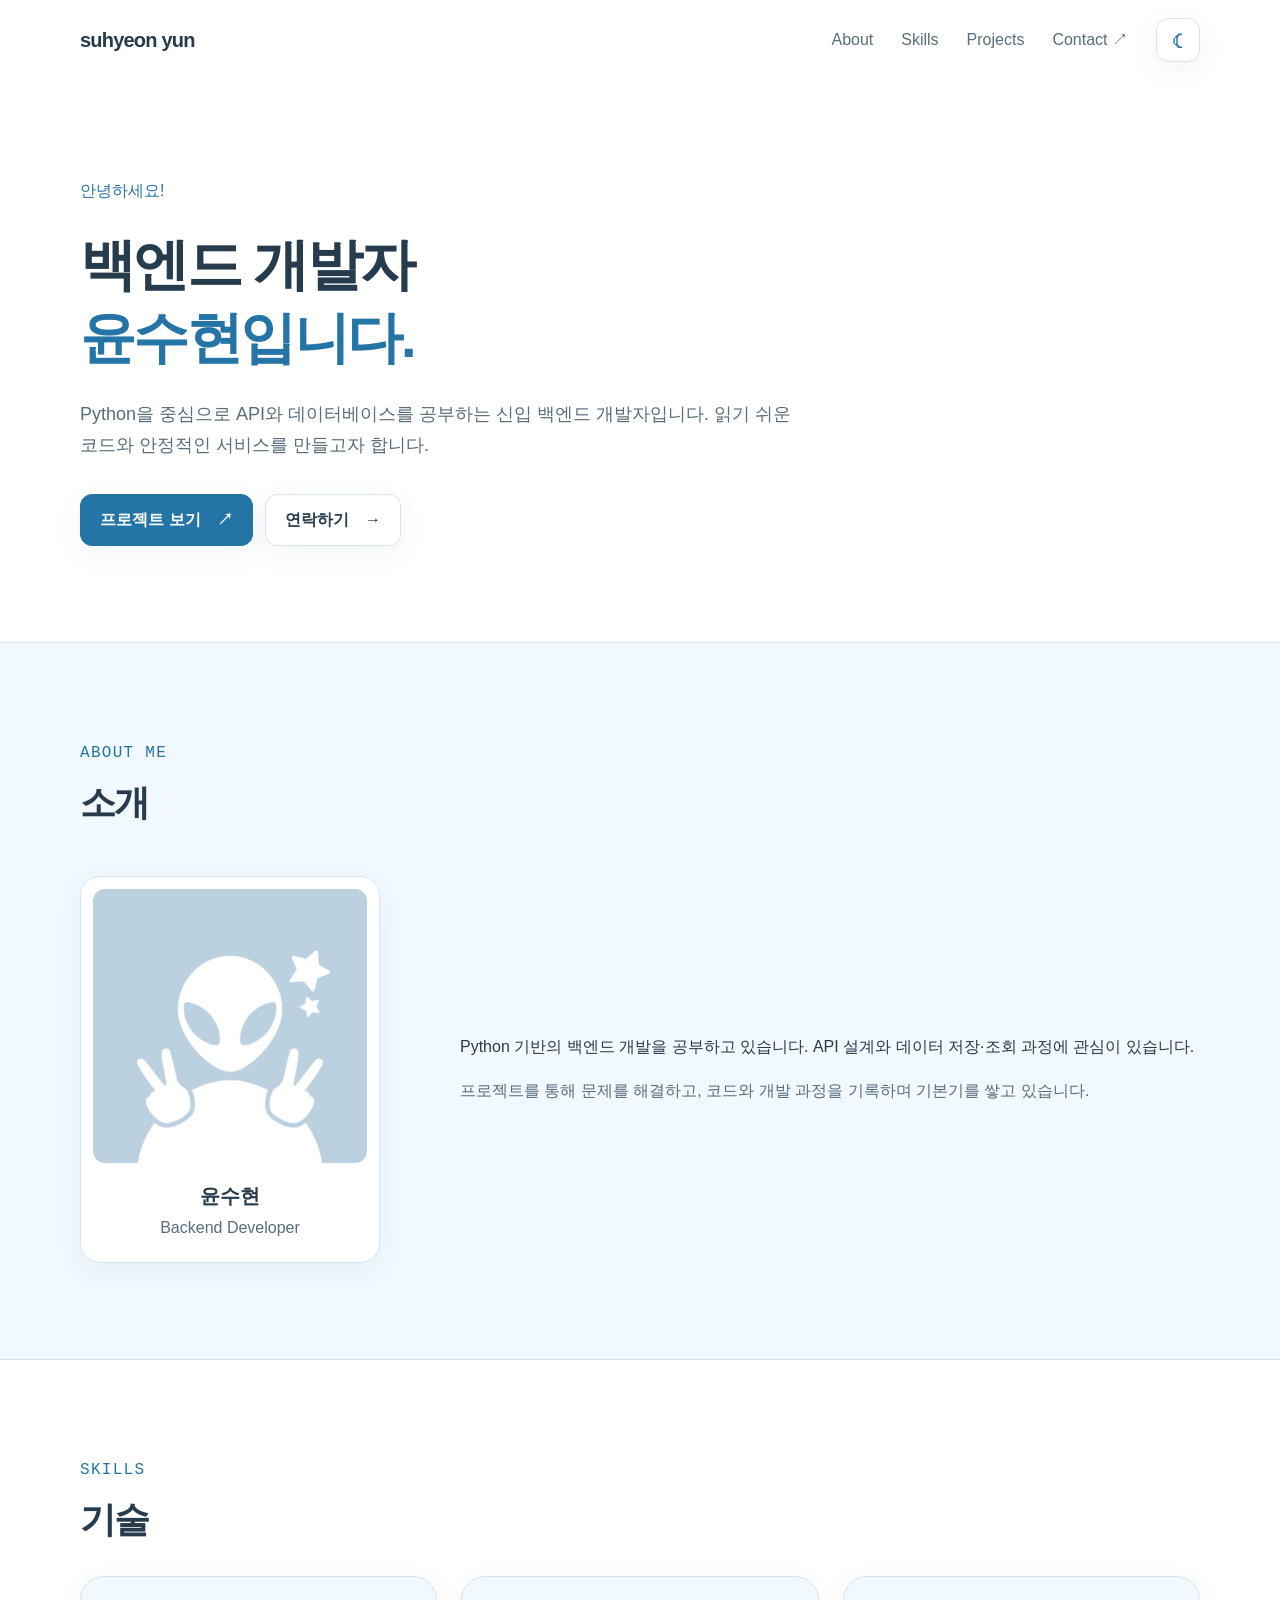
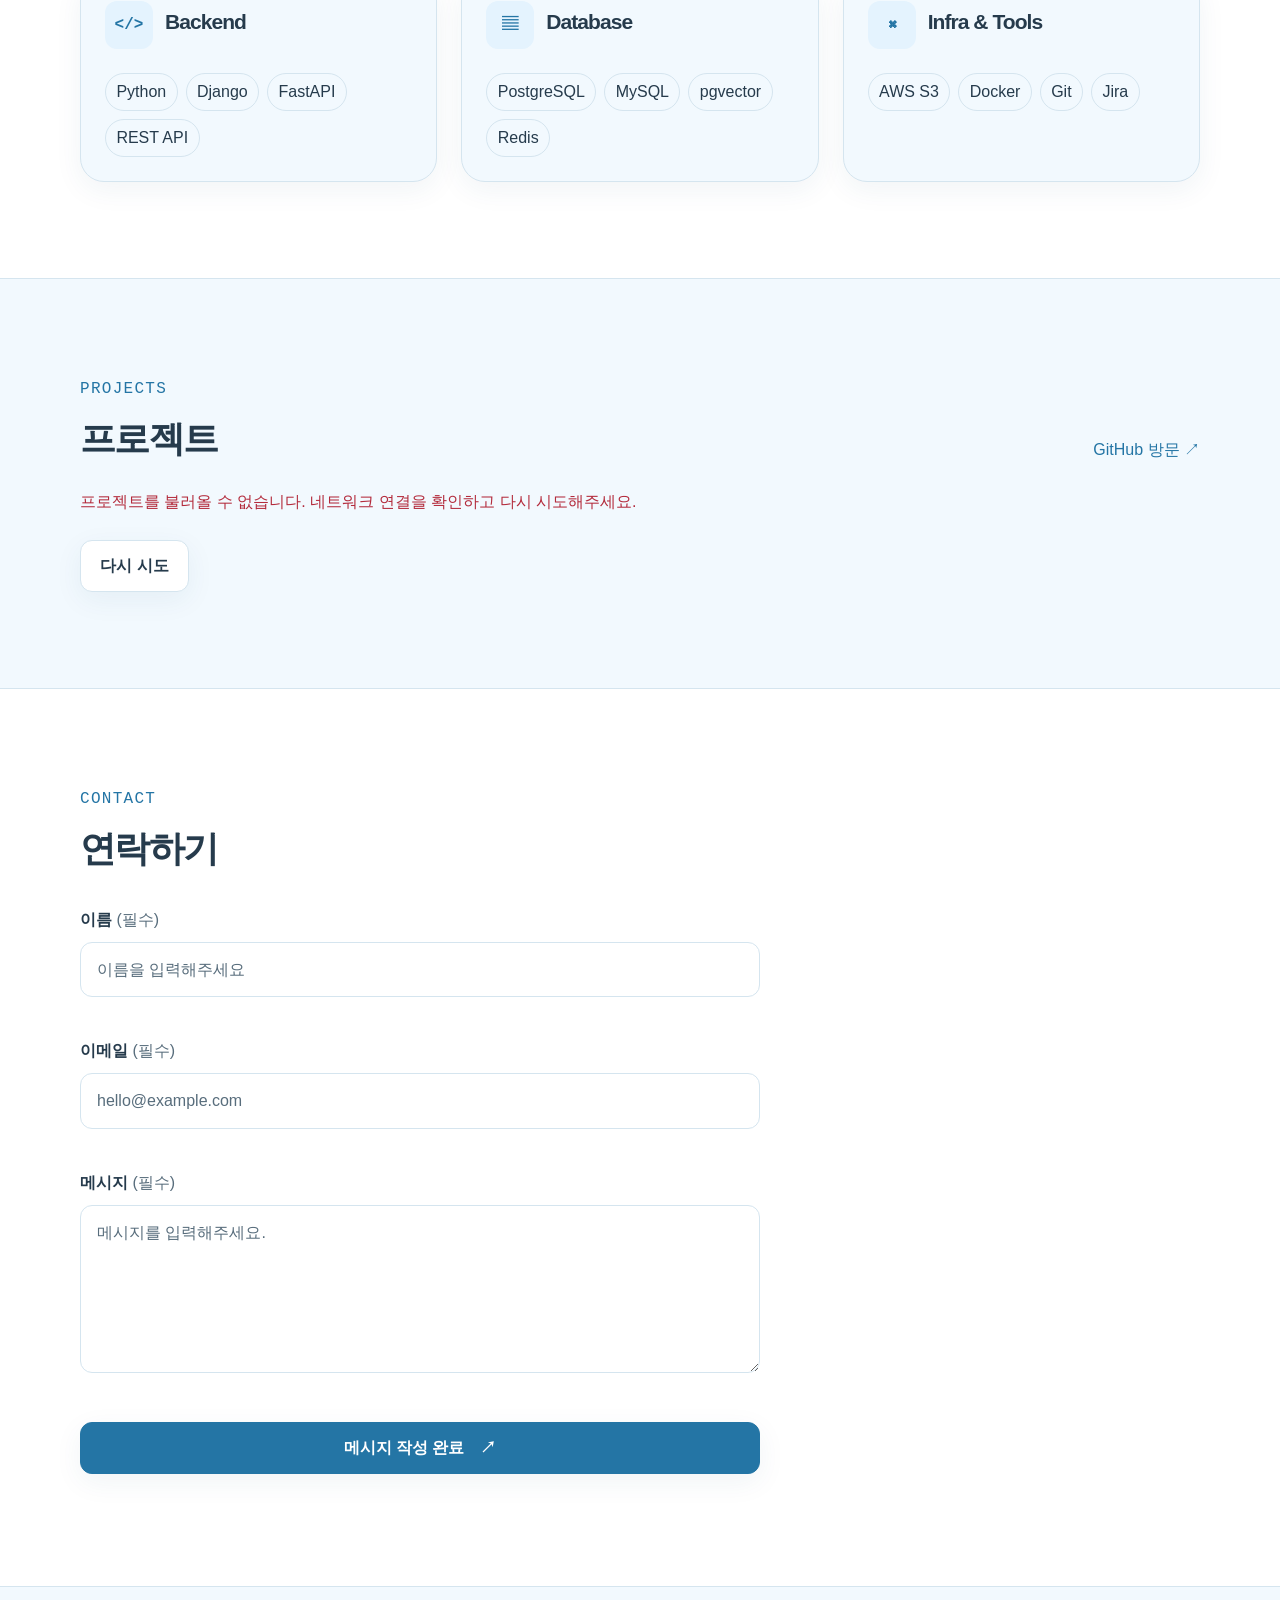
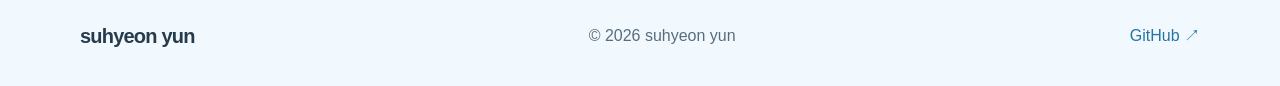
<file: mission_B1-1/index.html>
<!DOCTYPE html>
<html lang="ko" data-theme="light">
<head>
  <meta charset="UTF-8">
  <meta name="viewport" content="width=device-width, initial-scale=1.0">
  <meta name="description" content="작은 아이디어를 믿음직한 서비스로 연결하는 신입 백엔드 개발자 윤수현의 포트폴리오">
  <meta name="color-scheme" content="light dark">
  <title>윤수현 · Backend Developer</title>
  <link rel="stylesheet" href="css/style.css">
  <script src="js/main.js" defer></script>
</head>
<body>
  <a class="skip-link" href="#main">본문으로 바로가기</a>
  <header class="site-header" id="top">
    <nav class="container navigation" aria-label="주요 메뉴">
      <a class="brand" href="#hero" aria-label="윤수현 포트폴리오 홈">suhyeon yun</a>
      <div class="nav-actions">
        <button class="icon-button" id="theme-toggle" type="button" aria-label="다크 모드 켜기" aria-pressed="false"><span id="theme-icon" aria-hidden="true">☾</span></button>
        <button class="icon-button menu-toggle" id="menu-toggle" type="button" aria-label="메뉴 열기" aria-controls="nav-menu" aria-expanded="false"><span aria-hidden="true">☰</span></button>
      </div>
      <ul class="nav-menu" id="nav-menu">
        <li><a href="#about">About</a></li>
        <li><a href="#skills">Skills</a></li>
        <li><a href="#projects">Projects</a></li>
        <li><a href="#contact">Contact <span aria-hidden="true">↗</span></a></li>
      </ul>
    </nav>
  </header>
  <main id="main" tabindex="-1">
    <section class="hero container" id="hero" aria-labelledby="hero-title">
      <div class="hero-copy">
        <p class="eyebrow">안녕하세요!</p>
        <h1 id="hero-title">백엔드 개발자<br><span>윤수현입니다.</span></h1>
        <p class="hero-description">Python을 중심으로 API와 데이터베이스를 공부하는 신입 백엔드 개발자입니다. 읽기 쉬운 코드와 안정적인 서비스를 만들고자 합니다.</p>
        <div class="button-group"><a class="button primary" href="#projects">프로젝트 보기 <span aria-hidden="true">↗</span></a><a class="button secondary" href="#contact">연락하기 <span aria-hidden="true">→</span></a></div>
      </div>
    </section>
    <section class="section about-section" id="about" aria-labelledby="about-title">
      <div class="container reveal">
        <p class="section-kicker">ABOUT ME</p><h2 id="about-title">소개<span class="accent"></span></h2>
        <div class="about-layout">
          <figure class="profile-card"><img src="images/profile.jpg" alt="프로필 이미지" width="320" height="280"><figcaption>윤수현 <span>Backend Developer</span></figcaption></figure>
          <div class="about-copy"><p>Python 기반의 백엔드 개발을 공부하고 있습니다. API 설계와 데이터 저장·조회 과정에 관심이 있습니다.</p><p>프로젝트를 통해 문제를 해결하고, 코드와 개발 과정을 기록하며 기본기를 쌓고 있습니다.</p></div>
        </div>
      </div>
    </section>
    <section class="section container reveal" id="skills" aria-labelledby="skills-title">
      <p class="section-kicker">SKILLS</p><h2 id="skills-title">기술<span class="accent"></span></h2>
      <div class="skills-grid">
        <article class="skill-card"><span class="skill-symbol" aria-hidden="true">&lt;/&gt;</span><h3>Backend</h3><ul class="tags"><li>Python</li><li>Django</li><li>FastAPI</li><li>REST API</li></ul></article>
        <article class="skill-card"><span class="skill-symbol" aria-hidden="true">▤</span><h3>Database</h3><ul class="tags"><li>PostgreSQL</li><li>MySQL</li><li>pgvector</li><li>Redis</li></ul></article>
        <article class="skill-card"><span class="skill-symbol" aria-hidden="true">⌘</span><h3>Infra &amp; Tools</h3><ul class="tags"><li>AWS S3</li><li>Docker</li><li>Git</li><li>Jira</li></ul></article>
      </div>
    </section>
    <section class="section projects-section" id="projects" aria-labelledby="projects-title"><div class="container reveal">
      <div class="section-heading"><div><p class="section-kicker">PROJECTS</p><h2 id="projects-title">프로젝트<span class="accent"></span></h2></div><a class="text-link" href="https://github.com/netrunnerr25" target="_blank" rel="noopener noreferrer">GitHub 방문 <span aria-hidden="true">↗</span></a></div>
      <p id="projects-status" class="projects-status" role="status" aria-live="polite">프로젝트를 불러오는 중입니다…</p>
      <div id="projects-grid" class="projects-grid" aria-busy="true"></div>
      <button id="retry-projects" class="button secondary" type="button" hidden>다시 시도</button>
      <noscript><p>프로젝트를 보려면 JavaScript를 켜거나 위 GitHub 링크를 방문해주세요.</p></noscript>
    </div></section>
    <section class="section container reveal" id="contact" aria-labelledby="contact-title">
      <p class="section-kicker">CONTACT</p><h2 id="contact-title">연락하기<span class="accent"></span></h2>
      <div class="contact-layout">
        <form id="contact-form" novalidate>
          <div class="form-field"><label for="name">이름 <span>(필수)</span></label><input id="name" name="name" type="text" autocomplete="name" required aria-invalid="false" aria-describedby="name-error" placeholder="이름을 입력해주세요"><p class="field-error" id="name-error" aria-live="polite"></p></div>
          <div class="form-field"><label for="email">이메일 <span>(필수)</span></label><input id="email" name="email" type="email" autocomplete="email" required aria-invalid="false" aria-describedby="email-error" placeholder="hello@example.com"><p class="field-error" id="email-error" aria-live="polite"></p></div>
          <div class="form-field"><label for="message">메시지 <span>(필수)</span></label><textarea id="message" name="message" rows="5" required aria-invalid="false" aria-describedby="message-error" placeholder="메시지를 입력해주세요."></textarea><p class="field-error" id="message-error" aria-live="polite"></p></div>
          <button class="button primary submit-button" type="submit">메시지 작성 완료 <span aria-hidden="true">↗</span></button><p id="form-status" class="form-status" role="status" aria-live="polite"></p>
        </form>
      </div>
    </section>
  </main>
  <footer class="site-footer"><div class="container footer-content"><a class="brand" href="#hero"> suhyeon yun</a><p>© <span id="year">2026</span> suhyeon yun</p><nav aria-label="소셜 링크"><a class="text-link" href="https://github.com/netrunnerr25" target="_blank" rel="noopener noreferrer" aria-label="윤수현 GitHub (새 탭)">GitHub ↗</a></nav></div></footer>
  <button id="back-to-top" class="icon-button back-to-top" type="button" aria-label="맨 위로 이동" hidden>↑</button>
</body>
</file>
<file: mission_B1-1/css/style.css>
:root {
  --bg: #ffffff; --surface: #f2f9fe; --card: #ffffff; --text: #263b4c;
  --muted: #586d7c; --accent: #2475a5; --accent-soft: #e4f3fe;
  --border: #d5e5ef; --error: #b32b3c; --success: #297357;
  --purple: #8052a5; --green: #347354; --code-blue: #276e9a;
  --font: -apple-system, BlinkMacSystemFont, "Segoe UI", "Apple SD Gothic Neo", "Malgun Gothic", sans-serif;
  --mono: "SFMono-Regular", Consolas, "Liberation Mono", monospace;
  --space-1: .5rem; --space-2: 1rem; --space-3: 1.5rem; --space-4: 2rem; --space-5: 3rem; --space-6: 5rem;
  --radius-sm: .75rem; --radius: 1.25rem; --radius-pill: 999px;
  --shadow: 0 8px 28px #244a7010; --shadow-hover: 0 12px 32px #244a7020;
}
[data-theme="dark"] {
  --bg: #101d29; --surface: #152635; --card: #1b2e3e; --text: #e6f2fa;
  --muted: #afc2d0; --accent: #8acdf5; --accent-soft: #243f54;
  --border: #365063; --error: #ffabb2; --success: #97dabb;
  --purple: #d2b0f2; --green: #a0d7af; --code-blue: #9bd4f5;
  --shadow: 0 8px 28px #0002; --shadow-hover: 0 12px 32px #0004;
  color-scheme: dark;
}
* { box-sizing: border-box; }
html { scroll-behavior: smooth; scroll-padding-top: 6rem; }
body { margin: 0; color: var(--text); background: var(--bg); font-family: var(--font); font-size: 16px; line-height: 1.75; }
button, input, textarea { font: inherit; }
button, a, input, textarea { -webkit-tap-highlight-color: transparent; }
a { color: inherit; text-decoration: none; }
button { cursor: pointer; }
button:disabled { cursor: wait; }
a, button { touch-action: manipulation; }
img { max-width: 100%; height: auto; display: block; }
h1, h2, h3, p, figure, pre { margin: 0; }
h1, h2, h3 { line-height: 1.35; letter-spacing: -.045em; overflow-wrap: anywhere; }
ul { padding: 0; margin: 0; list-style: none; }
[hidden] { display: none !important; }
:focus-visible { outline: 3px solid var(--accent); outline-offset: 5px; }
.container { width: min(1120px, calc(100% - 2.5rem)); margin-inline: auto; }
.skip-link { position: fixed; top: -100px; left: 1rem; z-index: 100; padding: .75rem 1rem; background: var(--card); color: var(--accent); border: 2px solid var(--accent); border-radius: var(--radius-sm); }
.skip-link:focus { top: 1rem; }
.site-header { position: sticky; top: 0; z-index: 20; background: var(--bg); border-bottom: 1px solid transparent; transition: background .2s, box-shadow .2s, border-color .2s; }
.site-header.scrolled { background: var(--surface); border-color: var(--border); box-shadow: var(--shadow); }
.navigation { min-height: 80px; display: flex; align-items: center; flex-wrap: wrap; justify-content: space-between; gap: var(--space-2); }
.brand { display: inline-flex; align-items: center; gap: .5rem; font-size: 20px; font-weight: 750; letter-spacing: -.04em; }
.accent { color: var(--accent); }
.nav-actions { display: flex; gap: .5rem; }
.icon-button { width: 44px; height: 44px; display: grid; place-items: center; padding: 0; background: var(--card); border: 1px solid var(--border); border-radius: var(--radius-sm); color: var(--accent); font-size: 23px; box-shadow: var(--shadow); transition: background .2s, transform .2s; }
.icon-button:hover { background: var(--accent-soft); transform: translateY(-2px); }
.nav-menu { display: none; width: 100%; padding-bottom: var(--space-2); gap: .5rem; }
.nav-menu.active { display: flex; flex-direction: column; }
.nav-menu a { display: block; padding: .6rem 1rem; color: var(--muted); border-radius: var(--radius-sm); transition: color .2s, background .2s; }
.nav-menu a:hover { color: var(--accent); background: var(--accent-soft); }
.hero { padding-block: 3.5rem var(--space-6); }
.hero-copy { max-width: 720px; }
.eyebrow { color: var(--accent); display: flex; align-items: center; gap: .6rem; margin-bottom: var(--space-3); font-size: 16px; }
.status-dot { display: inline-block; width: 8px; height: 8px; flex: 0 0 8px; background: var(--success); border-radius: 50%; }
h1 { font-size: clamp(2.25rem, 5vw, 3.5rem); line-height: 1.3; font-weight: 800; }
h1 > span { color: var(--accent); }
.hero-description { margin-block: var(--space-3); color: var(--muted); }
.hero-description strong { color: var(--text); }
.button-group { display: flex; flex-wrap: wrap; gap: .75rem; margin-top: var(--space-4); }
.button { display: inline-flex; align-items: center; justify-content: center; gap: 1rem; min-height: 48px; padding: .7rem 1.2rem; border: 1px solid var(--border); border-radius: var(--radius-sm); font-weight: 650; box-shadow: var(--shadow); transition: transform .2s, box-shadow .2s, background .2s; }
.button:hover { transform: translateY(-3px); box-shadow: var(--shadow-hover); }
.primary { color: var(--bg); background: var(--accent); border-color: var(--accent); }
.secondary { background: var(--card); color: var(--text); }
.secondary:hover { background: var(--accent-soft); }
.section { padding-block: var(--space-6); }
.about-section, .projects-section { background: var(--surface); border-block: 1px solid var(--border); }
.section-kicker { font-family: var(--mono); font-size: 16px; color: var(--accent); letter-spacing: .08em; margin-bottom: .75rem; }
h2 { font-size: clamp(1.75rem, 3vw, 2.25rem); }
.section-description { margin-top: 1rem; color: var(--muted); }
.about-layout { display: grid; gap: var(--space-4); margin-top: var(--space-5); align-items: center; }
.profile-card { width: min(100%, 320px); margin-inline: auto; border: 1px solid var(--border); padding: .75rem; background: var(--card); border-radius: var(--radius); box-shadow: var(--shadow); }
.profile-card img { border-radius: var(--radius-sm); }
figcaption { text-align: center; padding: 1rem .25rem .5rem; font-weight: 700; font-size: 20px; }
figcaption span { display: block; color: var(--muted); font-size: 16px; font-weight: 400; }
.intro { font-size: 23px; line-height: 1.6; font-weight: 700; letter-spacing: -.035em; }
.about-copy > p + p, .contact-copy > p + p { margin-top: var(--space-2); color: var(--muted); }
.value-list { display: flex; flex-wrap: wrap; gap: .75rem; margin-top: var(--space-3); }
.value-list li { padding: .4rem .75rem; background: var(--card); border: 1px solid var(--border); border-radius: var(--radius-pill); }
.skills-grid { display: grid; gap: var(--space-3); margin-top: var(--space-4); }
.skill-card, .project-card { min-width: 0; border: 1px solid var(--border); border-radius: var(--radius); background: var(--card); padding: var(--space-3); box-shadow: var(--shadow); transition: transform .2s, box-shadow .2s; }
.skill-card:hover, .project-card:hover { transform: translateY(-4px); box-shadow: var(--shadow-hover); }
.skill-symbol { display: inline-grid; place-items: center; width: 48px; height: 48px; color: var(--accent); background: var(--accent-soft); border-radius: var(--radius-sm); font-family: var(--mono); font-weight: 700; margin-bottom: var(--space-3); }
h3 { font-size: 21px; }
.skill-card { background: var(--surface); border-radius: 1.5rem; }
.skill-card h3 { display: inline-block; margin-left: .75rem; }
.skill-card .skill-symbol { margin-bottom: 0; vertical-align: middle; }
.skill-card p { margin-block: .75rem 1.25rem; color: var(--muted); }
.tags { margin-top: var(--space-3); display: flex; flex-wrap: wrap; gap: .5rem; }
.tags li { font-size: 16px; background: var(--surface); border: 1px solid var(--border); padding: .25rem .65rem; border-radius: var(--radius-pill); }
.section-heading { display: flex; justify-content: space-between; align-items: end; flex-wrap: wrap; gap: 1.5rem; }
.text-link { color: var(--accent); text-underline-offset: 5px; }
.text-link:hover { text-decoration: underline; }
.projects-status { color: var(--muted); margin-block: var(--space-3); }
.projects-status.is-error { color: var(--error); }
.projects-grid { display: grid; grid-template-columns: repeat(auto-fit, minmax(min(100%, 290px), 1fr)); gap: var(--space-3); }
.project-card { display: flex; flex-direction: column; gap: 1rem; }
.project-cover { display: flex; align-items: center; gap: 1rem; min-height: 108px; padding: var(--space-3); border-radius: var(--radius-sm); background: var(--accent-soft); color: var(--accent); }
.project-symbol { display: grid; place-items: center; width: 52px; height: 52px; border: 1px solid var(--border); border-radius: 50%; background: var(--card); font-size: 28px; }
.project-card .repository-name { font-family: var(--mono); font-size: 16px; margin-top: -.5rem; }
.project-card h3 a:hover { color: var(--accent); text-decoration: underline; }
.project-card p { color: var(--muted); overflow-wrap: anywhere; }
.project-meta { display: flex; flex-wrap: wrap; gap: .5rem 1rem; color: var(--muted); border-top: 1px solid var(--border); padding-top: 1rem; margin-top: auto; }
.project-language { color: var(--accent); margin-right: auto; }
.contact-layout { width: min(100%, 680px); margin-top: var(--space-4); }
.contact-copy > a { display: inline-block; margin-top: 1.25rem; }
.form-field label { display: block; font-weight: 650; margin-bottom: .5rem; }
.form-field label span { font-weight: 400; color: var(--muted); }
input, textarea { width: 100%; min-width: 0; padding: .8rem 1rem; border: 1px solid var(--border); border-radius: var(--radius-sm); background: var(--card); color: var(--text); transition: border-color .2s; }
textarea { resize: vertical; min-height: 150px; }
input::placeholder, textarea::placeholder { color: var(--muted); opacity: 1; }
[aria-invalid="true"] { border-color: var(--error); }
.field-error { min-height: 1.75rem; color: var(--error); margin-block: .25rem .5rem; }
.submit-button { width: 100%; }
.form-status { color: var(--success); margin-top: 1rem; }
.site-footer { border-top: 1px solid var(--border); padding-block: var(--space-4); background: var(--surface); }
.footer-content { display: flex; flex-direction: column; align-items: center; gap: 1rem; text-align: center; }
.footer-content p { color: var(--muted); }
.back-to-top { position: fixed; bottom: 1.25rem; right: 1.25rem; z-index: 10; }
.reveal.will-reveal { opacity: 0; transform: translateY(20px); transition: opacity .6s, transform .6s; }
.reveal.is-visible { opacity: 1; transform: none; }
@media (min-width: 768px) {
  .container { width: min(1120px, calc(100% - 4rem)); }
  .navigation { flex-wrap: nowrap; }.nav-actions { order: 3; }.menu-toggle { display: none; }
  .nav-menu, .nav-menu.active { display: flex; flex-direction: row; width: auto; padding: 0; margin-left: auto; gap: .25rem; }
  .nav-menu a { padding-inline: .75rem; }
  .hero { padding-block: var(--space-6); }
  .about-layout { grid-template-columns: 260px minmax(0, 1fr); gap: var(--space-5); }
  .skills-grid { grid-template-columns: repeat(2, minmax(0, 1fr)); }
  .footer-content { flex-direction: row; justify-content: space-between; flex-wrap: wrap; }
}
@media (min-width: 1024px) {
  .hero { padding-block: 6rem; }
  .hero-description { font-size: 18px; }.section { padding-block: 6rem; }
  .about-layout { grid-template-columns: 300px minmax(0, 1fr); gap: 5rem; }
  .skills-grid { grid-template-columns: repeat(3, minmax(0, 1fr)); }
}
@media (prefers-reduced-motion: reduce) {
  html { scroll-behavior: auto; }
  *, *::before, *::after { animation: none !important; transition: none !important; }
  .reveal.will-reveal { opacity: 1; transform: none; }
  .button:hover, .icon-button:hover, .skill-card:hover, .project-card:hover { transform: none; }
}
</file>
